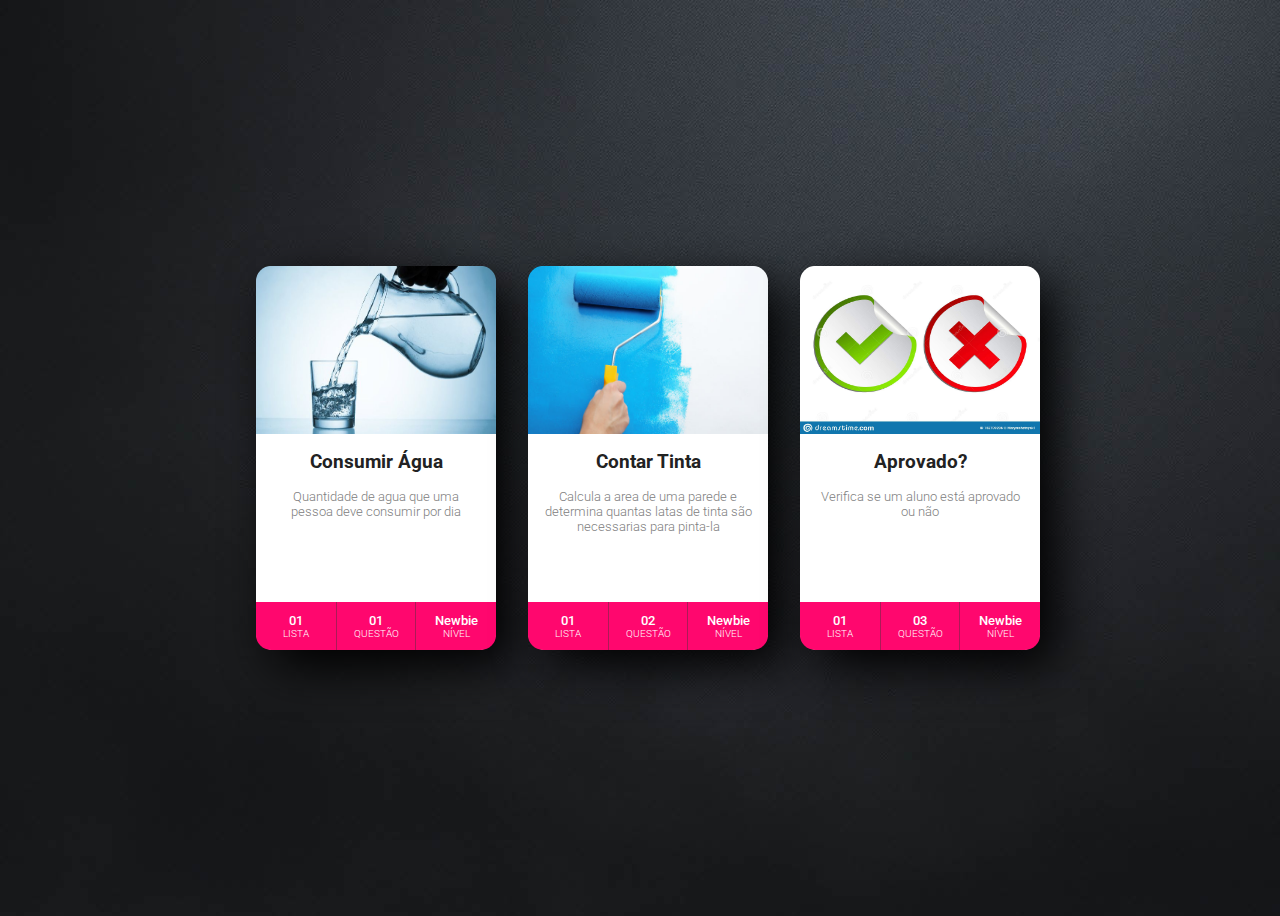
<file: index.html>
<!DOCTYPE html>

<html>
  <head>
    <meta charset="utf-8" />
    <meta http-equiv="X-UA-Compatible" content="IE=edge" />
    <meta name="viewport" content="width=device-width, initial-scale=1.0" />
    <meta
      name="scaffolded-by"
      content="https://github.com/dart-lang/stagehand"
    />
    <title>Lista 01 - Dart Newbie</title>
    <link rel="stylesheet" href="css/styles.css" />
    <link rel="icon" href="favicon.ico" />
    <script defer src="main.dart.js"></script>

  </head>

  <body>
    <div id="output"></div>
  </body>
</html>
</file>
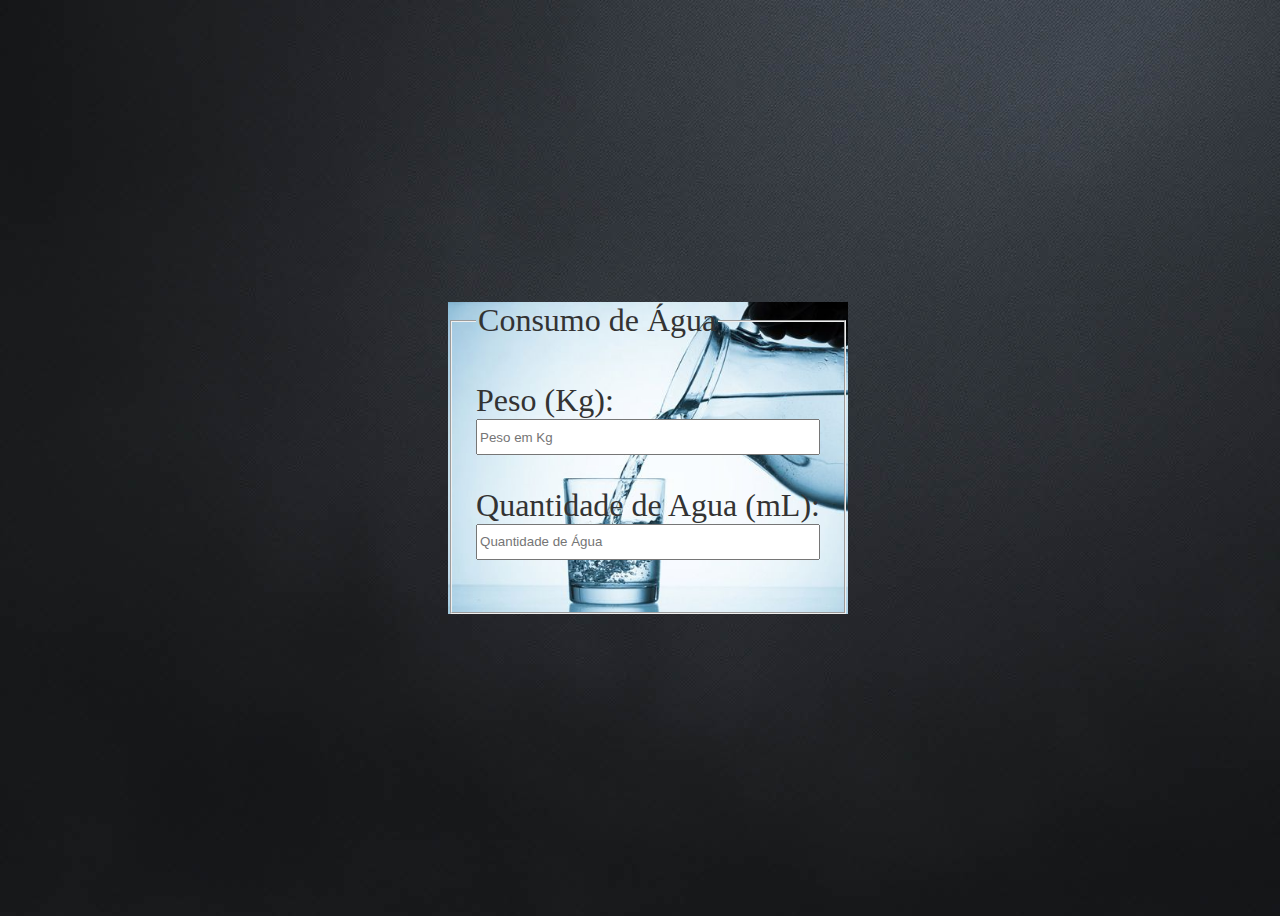
<file: water.html>
<!DOCTYPE html>
<html lang="en">
  <head>
    <meta charset="UTF-8" />
    <meta name="viewport" content="width=device-width, initial-scale=1.0" />
    <meta http-equiv="X-UA-Compatible" content="ie=edge" />
    <link rel="stylesheet" href="css/water.css" />
    <script defer src="water.dart.js"></script>
    <title>Agua</title>
  </head>
  <body>
    <form>
      <fieldset>
        <legend>Consumo de Água</legend>
        <p>
          <label for="cPeso">Peso (Kg):</label>
          <input
            type="text"
            name="tPeso"
            id="cPeso"
            size="15,"
            maxlength="15"
            placeholder="Peso em Kg"
          />
        </p>
        <p>
          <label for="cAgua">Quantidade de Agua (mL):</label>
          <input
            type="text"
            name="tAgua"
            id="cAgua"
            size="15"
            maxlength="15"
            placeholder="Quantidade de Água"
            readonly
          />
        </p>
      </fieldset>
    </form>
  </body>
</html>
</file>
<file: css/styles.css>
@import url(https://fonts.googleapis.com/css?family=Roboto);

a {
  color: inherit;
  text-decoration: inherit;
}
a:hover {
  color:inherit;
}
.nav a {
  color: inherit;
}

body {
  width: 100vw;
  height: 100vh;
  background: url("../imagens/background.jpg");
  overflow: hidden;
  display: flex;
  align-items: center;
  justify-content: center;
}

#output {
  display: flex;
  align-items: center;
  justify-content: center;
}

.card {
  display: grid;
  grid-template-columns: 15em;
  grid-template-rows: 10.5em 10.5em 3em;
  grid-template-areas: "image" "text" "stats";

  font-family: roboto;
  border-radius: 18px;
  background-color: white;
  box-shadow: 1em 1em 3em black;
  text-align: center;

  transition: 0.5s ease;
  cursor: pointer;

  margin: 1em;
}

.card-image {
  grid-area: image;
  /* background: url("img1.jpg"); */
  border-top-left-radius: 15px;
  border-top-right-radius: 15px;
  /* background-size: cover; */
  width: 100%;
  height: 100%;
}

.card-text {
  grid-area: text;
  margin: 1em;
}

.card-text .date {
  color: rgb(255, 7, 110);
  font-size: 3em;
}

.card-text p {
  color: gray;
  font-size: 0.8em;
  font-weight: 300;
}

.card-text h2 {
  margin-top: 0px;
  font-size: 1.2em;
  color: #222222;
}

.card-stats {
  grid-area: stats;
  display: grid;
  grid-template-columns: 1fr 1fr 1fr;
  grid-template-rows: 1fr;
  border-bottom-left-radius: 15px;
  border-bottom-right-radius: 15px;
  background-color: rgb(255, 7, 110);
}

.card-stats .stat {
  display: flex;
  align-items: center;
  justify-content: center;
  flex-direction: column;
  padding: .5em;
  color: white;
}

.card-stats .type {
  font-size: 0.6em;
  font-weight: 300;
  text-transform: uppercase;
}

.card-stats .value {
  font-size: 0.8em;
  font-weight: 500;
}

.card-stats .border {
  border-left: 1px solid rgb(172, 26, 87);
  border-right: 1px solid rgb(172, 26, 87);
}

.card-stats .value sup {
  font-size: 0.6em;
}

.card:hover {
  transform: scale(1.5);
  box-shadow: 5px 5px 15px rgba(0, 0, 0, 0.6);
}
</file>
<file: css/water.css>
body {
  width: 100vw;
  height: 100vh;
  background: url("../imagens/background.jpg");
  overflow: hidden;
  display: flex;
  align-items: center;
  justify-content: center;
  font-size: 4ch;
  color: #333333;
}

form {
  background: url("../imagens/img01.jpg");
  background-size: cover;
}

form p {
  display: grid;
  grid-area: "labels", "templates";
}

form input {
  height: 4ch;
}
</file>
